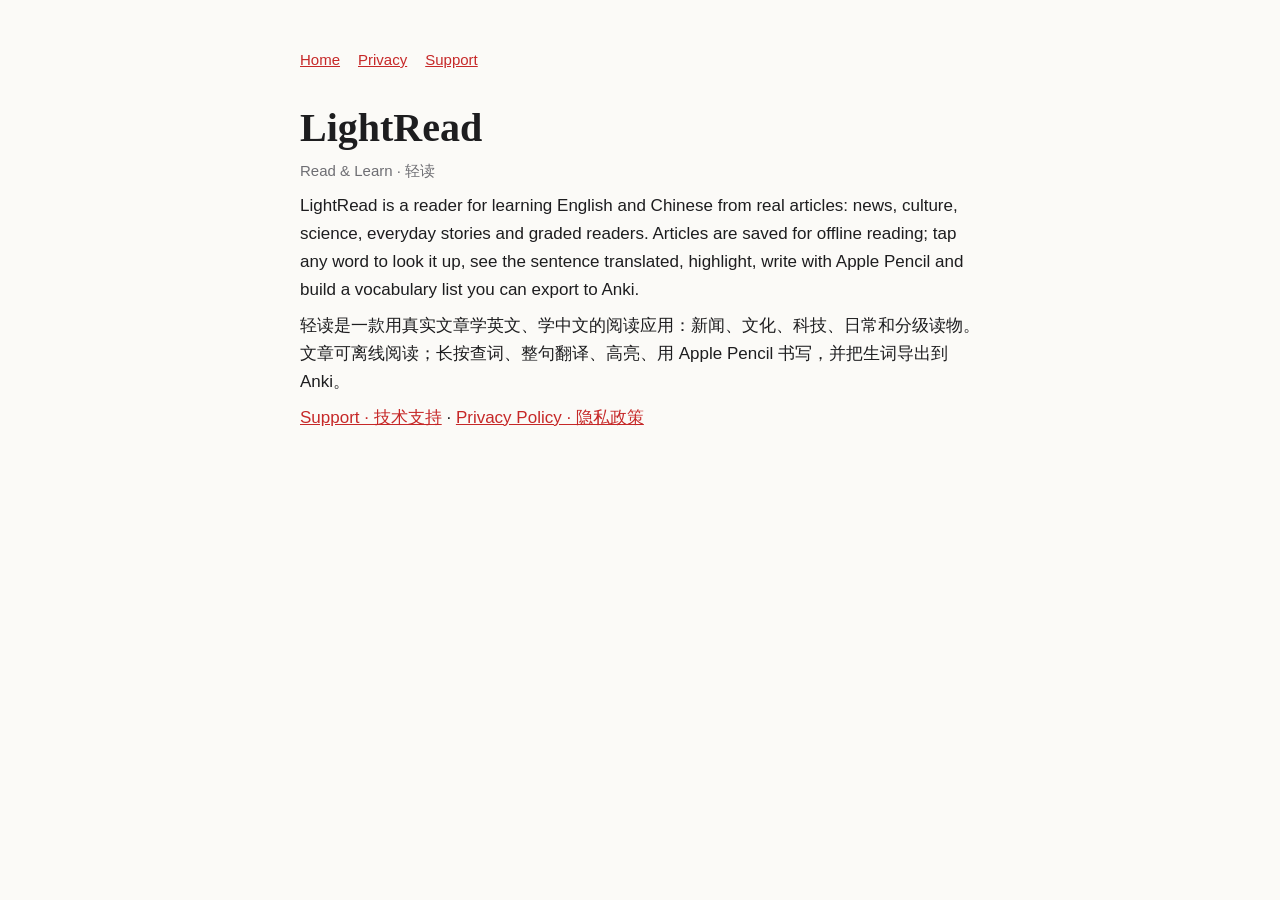
<file: index.html>
<!doctype html><html lang="en"><head><meta charset="utf-8"><meta name="viewport" content="width=device-width,initial-scale=1">
<title>LightRead — Read &amp; Learn</title><link rel="stylesheet" href="/style.css"></head><body><main>
<nav><a href="/">Home</a><a href="/lightread/privacy.html">Privacy</a><a href="/lightread/support.html">Support</a></nav>
<h1>LightRead</h1><p class="muted">Read &amp; Learn · 轻读</p>
<p>LightRead is a reader for learning English and Chinese from real articles: news, culture, science, everyday stories and graded readers. Articles are saved for offline reading; tap any word to look it up, see the sentence translated, highlight, write with Apple Pencil and build a vocabulary list you can export to Anki.</p>
<p>轻读是一款用真实文章学英文、学中文的阅读应用：新闻、文化、科技、日常和分级读物。文章可离线阅读；长按查词、整句翻译、高亮、用 Apple Pencil 书写，并把生词导出到 Anki。</p>
<p><a href="/lightread/support.html">Support · 技术支持</a> · <a href="/lightread/privacy.html">Privacy Policy · 隐私政策</a></p>
</main></body></html>
</file>
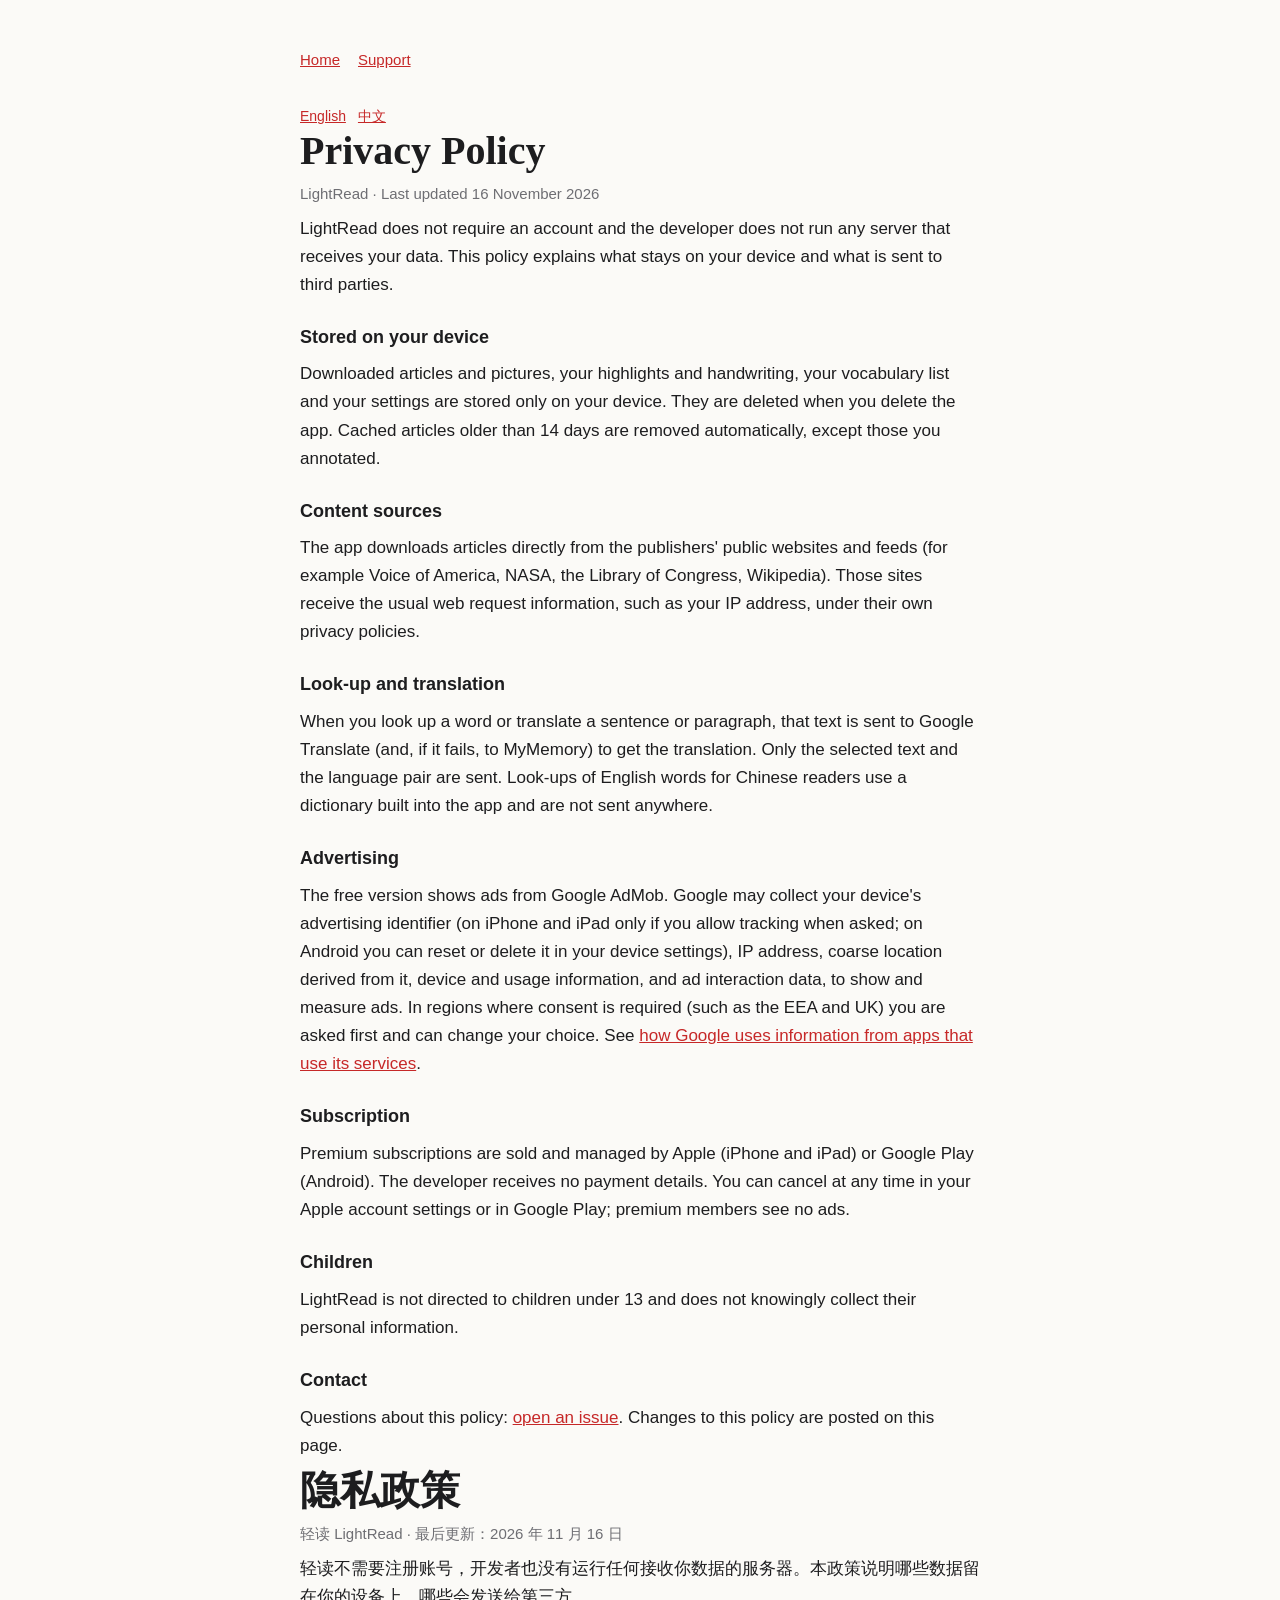
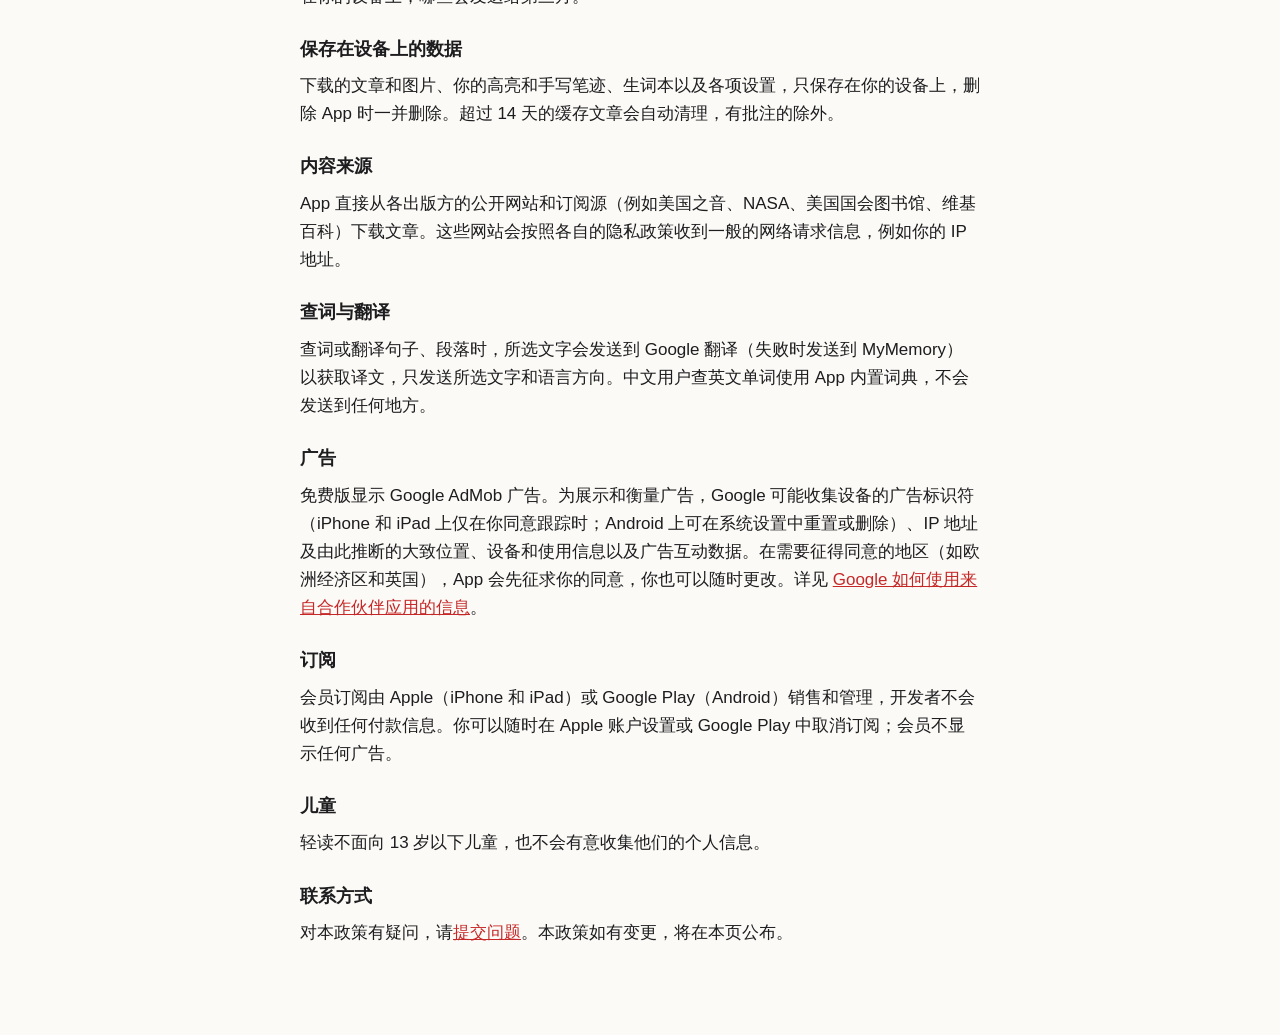
<file: lightread/privacy.html>
<!doctype html><html lang="en"><head><meta charset="utf-8"><meta name="viewport" content="width=device-width,initial-scale=1">
<title>LightRead Privacy Policy</title><link rel="stylesheet" href="/style.css"></head><body><main>
<nav><a href="/">Home</a><a href="/lightread/support.html">Support</a></nav>
<div class="lang"><a href="#en">English</a><a href="#zh">中文</a></div>
<h1 id="en">Privacy Policy</h1><p class="muted">LightRead · Last updated 16 November 2026</p>
<p>LightRead does not require an account and the developer does not run any server that receives your data. This policy explains what stays on your device and what is sent to third parties.</p>
<h3>Stored on your device</h3>
<p>Downloaded articles and pictures, your highlights and handwriting, your vocabulary list and your settings are stored only on your device. They are deleted when you delete the app. Cached articles older than 14 days are removed automatically, except those you annotated.</p>
<h3>Content sources</h3>
<p>The app downloads articles directly from the publishers' public websites and feeds (for example Voice of America, NASA, the Library of Congress, Wikipedia). Those sites receive the usual web request information, such as your IP address, under their own privacy policies.</p>
<h3>Look-up and translation</h3>
<p>When you look up a word or translate a sentence or paragraph, that text is sent to Google Translate (and, if it fails, to MyMemory) to get the translation. Only the selected text and the language pair are sent. Look-ups of English words for Chinese readers use a dictionary built into the app and are not sent anywhere.</p>
<h3>Advertising</h3>
<p>The free version shows ads from Google AdMob. Google may collect your device's advertising identifier (on iPhone and iPad only if you allow tracking when asked; on Android you can reset or delete it in your device settings), IP address, coarse location derived from it, device and usage information, and ad interaction data, to show and measure ads. In regions where consent is required (such as the EEA and UK) you are asked first and can change your choice. See <a href="https://policies.google.com/technologies/partner-sites">how Google uses information from apps that use its services</a>.</p>
<h3>Subscription</h3>
<p>Premium subscriptions are sold and managed by Apple (iPhone and iPad) or Google Play (Android). The developer receives no payment details. You can cancel at any time in your Apple account settings or in Google Play; premium members see no ads.</p>
<h3>Children</h3>
<p>LightRead is not directed to children under 13 and does not knowingly collect their personal information.</p>
<h3>Contact</h3>
<p>Questions about this policy: <a href="https://github.com/bg4hsi/bg4hsi.github.io/issues">open an issue</a>. Changes to this policy are posted on this page.</p>

<h1 id="zh">隐私政策</h1><p class="muted">轻读 LightRead · 最后更新：2026 年 11 月 16 日</p>
<p>轻读不需要注册账号，开发者也没有运行任何接收你数据的服务器。本政策说明哪些数据留在你的设备上，哪些会发送给第三方。</p>
<h3>保存在设备上的数据</h3>
<p>下载的文章和图片、你的高亮和手写笔迹、生词本以及各项设置，只保存在你的设备上，删除 App 时一并删除。超过 14 天的缓存文章会自动清理，有批注的除外。</p>
<h3>内容来源</h3>
<p>App 直接从各出版方的公开网站和订阅源（例如美国之音、NASA、美国国会图书馆、维基百科）下载文章。这些网站会按照各自的隐私政策收到一般的网络请求信息，例如你的 IP 地址。</p>
<h3>查词与翻译</h3>
<p>查词或翻译句子、段落时，所选文字会发送到 Google 翻译（失败时发送到 MyMemory）以获取译文，只发送所选文字和语言方向。中文用户查英文单词使用 App 内置词典，不会发送到任何地方。</p>
<h3>广告</h3>
<p>免费版显示 Google AdMob 广告。为展示和衡量广告，Google 可能收集设备的广告标识符（iPhone 和 iPad 上仅在你同意跟踪时；Android 上可在系统设置中重置或删除）、IP 地址及由此推断的大致位置、设备和使用信息以及广告互动数据。在需要征得同意的地区（如欧洲经济区和英国），App 会先征求你的同意，你也可以随时更改。详见 <a href="https://policies.google.com/technologies/partner-sites">Google 如何使用来自合作伙伴应用的信息</a>。</p>
<h3>订阅</h3>
<p>会员订阅由 Apple（iPhone 和 iPad）或 Google Play（Android）销售和管理，开发者不会收到任何付款信息。你可以随时在 Apple 账户设置或 Google Play 中取消订阅；会员不显示任何广告。</p>
<h3>儿童</h3>
<p>轻读不面向 13 岁以下儿童，也不会有意收集他们的个人信息。</p>
<h3>联系方式</h3>
<p>对本政策有疑问，请<a href="https://github.com/bg4hsi/bg4hsi.github.io/issues">提交问题</a>。本政策如有变更，将在本页公布。</p>
</main></body></html>
</file>
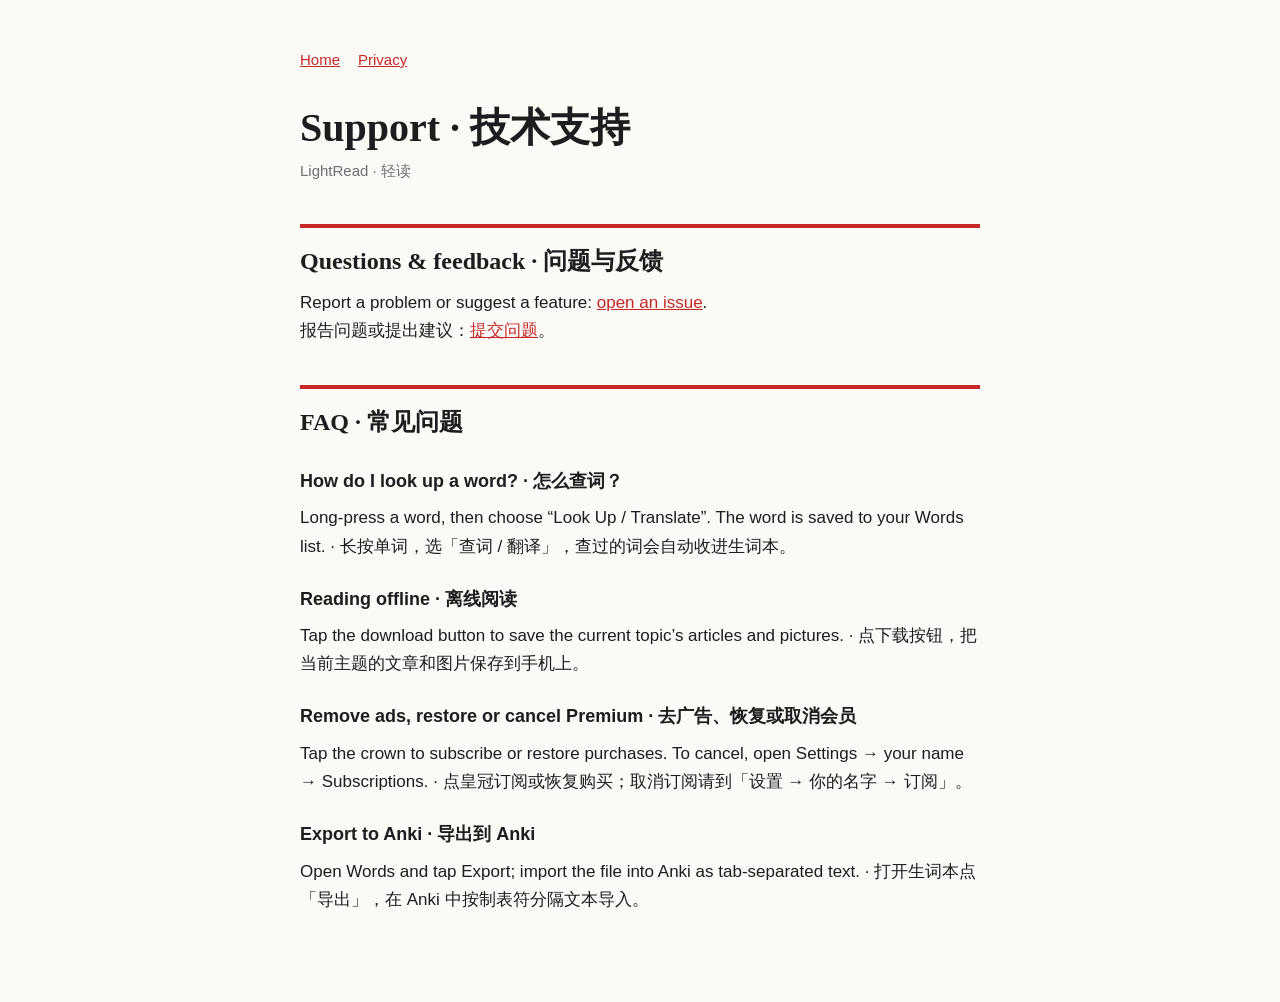
<file: lightread/support.html>
<!doctype html><html lang="en"><head><meta charset="utf-8"><meta name="viewport" content="width=device-width,initial-scale=1">
<title>LightRead Support</title><link rel="stylesheet" href="/style.css"></head><body><main>
<nav><a href="/">Home</a><a href="/lightread/privacy.html">Privacy</a></nav>
<h1>Support · 技术支持</h1><p class="muted">LightRead · 轻读</p>
<h2>Questions &amp; feedback · 问题与反馈</h2>
<p>Report a problem or suggest a feature: <a href="https://github.com/bg4hsi/bg4hsi.github.io/issues">open an issue</a>.<br>报告问题或提出建议：<a href="https://github.com/bg4hsi/bg4hsi.github.io/issues">提交问题</a>。</p>
<h2>FAQ · 常见问题</h2>
<h3>How do I look up a word? · 怎么查词？</h3>
<p>Long-press a word, then choose “Look Up / Translate”. The word is saved to your Words list. · 长按单词，选「查词 / 翻译」，查过的词会自动收进生词本。</p>
<h3>Reading offline · 离线阅读</h3>
<p>Tap the download button to save the current topic’s articles and pictures. · 点下载按钮，把当前主题的文章和图片保存到手机上。</p>
<h3>Remove ads, restore or cancel Premium · 去广告、恢复或取消会员</h3>
<p>Tap the crown to subscribe or restore purchases. To cancel, open Settings → your name → Subscriptions. · 点皇冠订阅或恢复购买；取消订阅请到「设置 → 你的名字 → 订阅」。</p>
<h3>Export to Anki · 导出到 Anki</h3>
<p>Open Words and tap Export; import the file into Anki as tab-separated text. · 打开生词本点「导出」，在 Anki 中按制表符分隔文本导入。</p>
</main></body></html>
</file>
<file: style.css>
:root{--bg:#fbfaf7;--fg:#1d1d1f;--muted:#6e6e73;--accent:#c62828;--rule:#e5e2dc}
@media (prefers-color-scheme:dark){:root{--bg:#111;--fg:#f2f2f2;--muted:#a1a1a6;--accent:#ef5350;--rule:#2c2c2e}}
*{box-sizing:border-box}body{margin:0;background:var(--bg);color:var(--fg);font:17px/1.65 -apple-system,BlinkMacSystemFont,"Helvetica Neue","PingFang SC",sans-serif}
main{max-width:720px;margin:0 auto;padding:48px 20px 80px}
h1{font-family:Georgia,"Songti SC",serif;font-size:40px;line-height:1.15;margin:0 0 6px}
h2{font-family:Georgia,"Songti SC",serif;font-size:24px;margin:40px 0 8px;border-top:4px solid var(--accent);padding-top:14px}
h3{font-size:18px;margin:24px 0 4px}p,li{margin:8px 0}.muted{color:var(--muted);font-size:15px}
a{color:var(--accent)}nav{display:flex;gap:18px;font-size:15px;margin-bottom:32px}
.lang{display:flex;gap:12px;font-size:14px}
</file>
